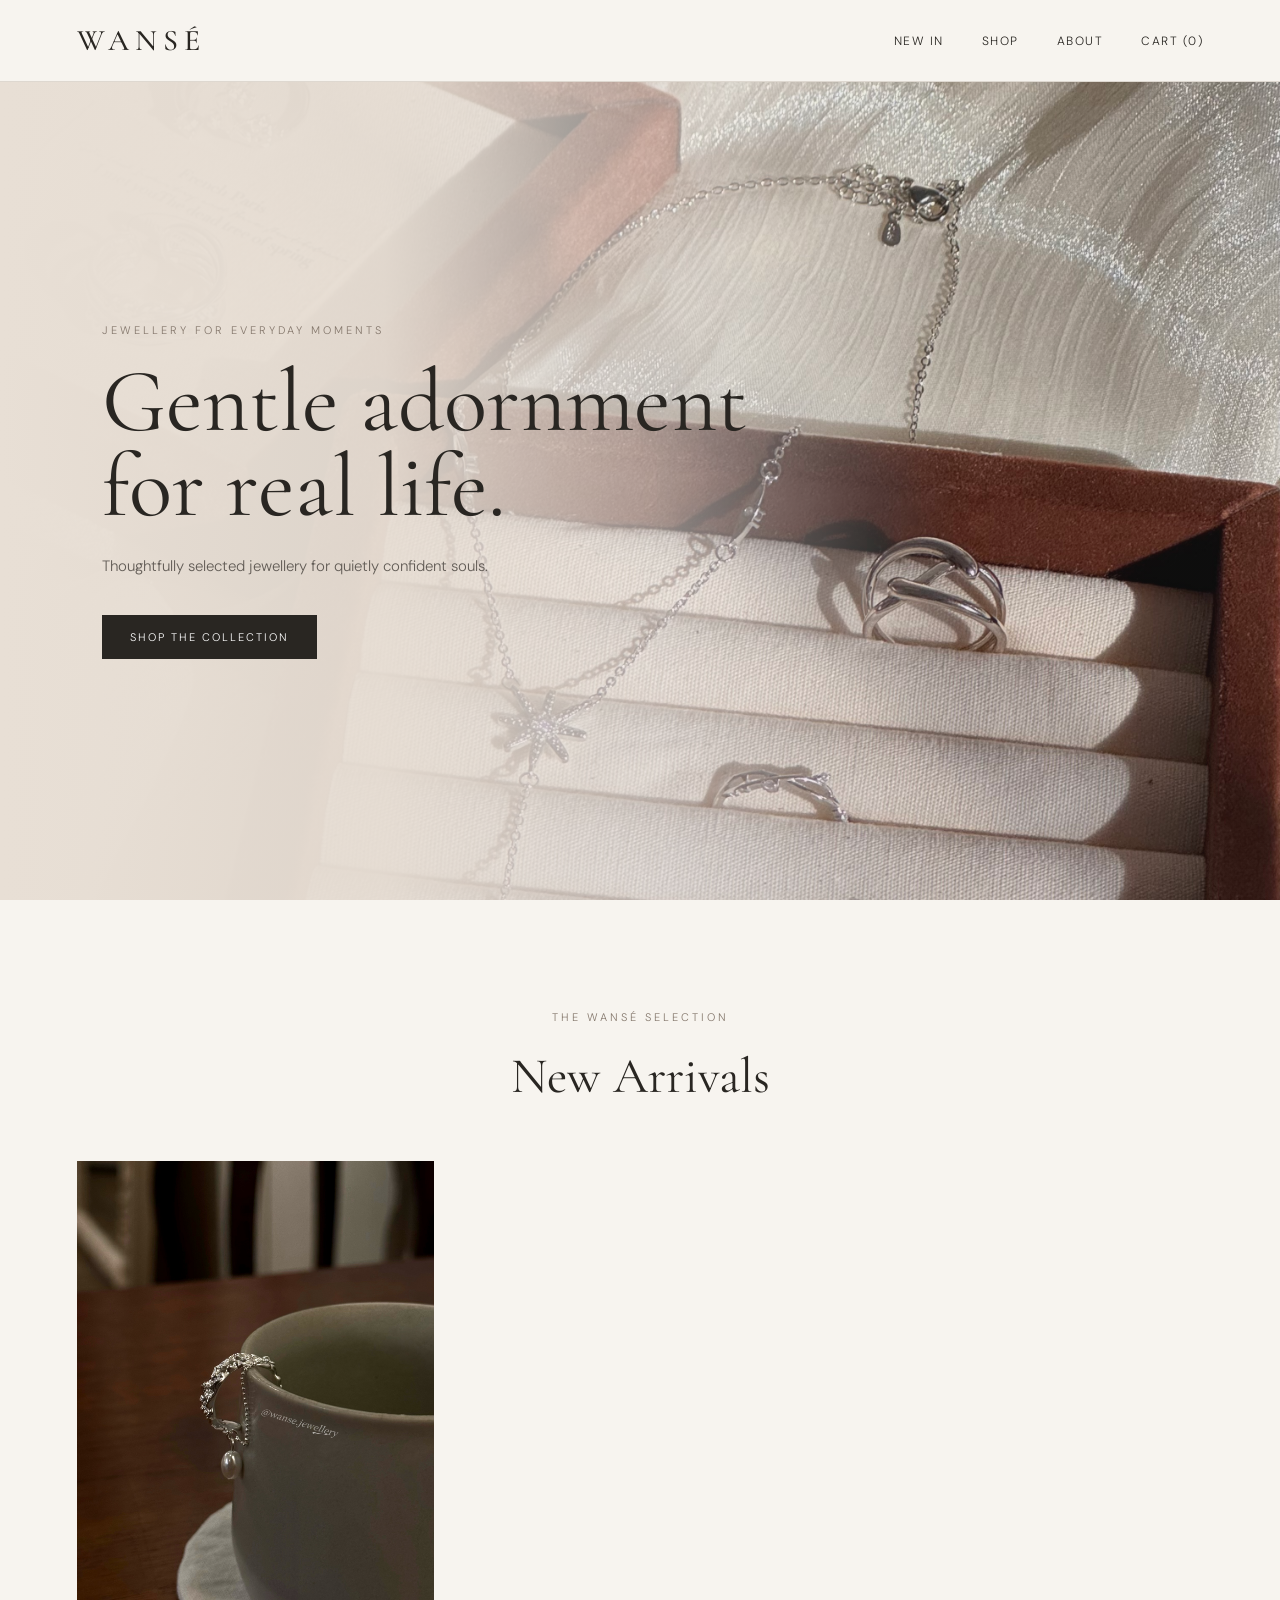
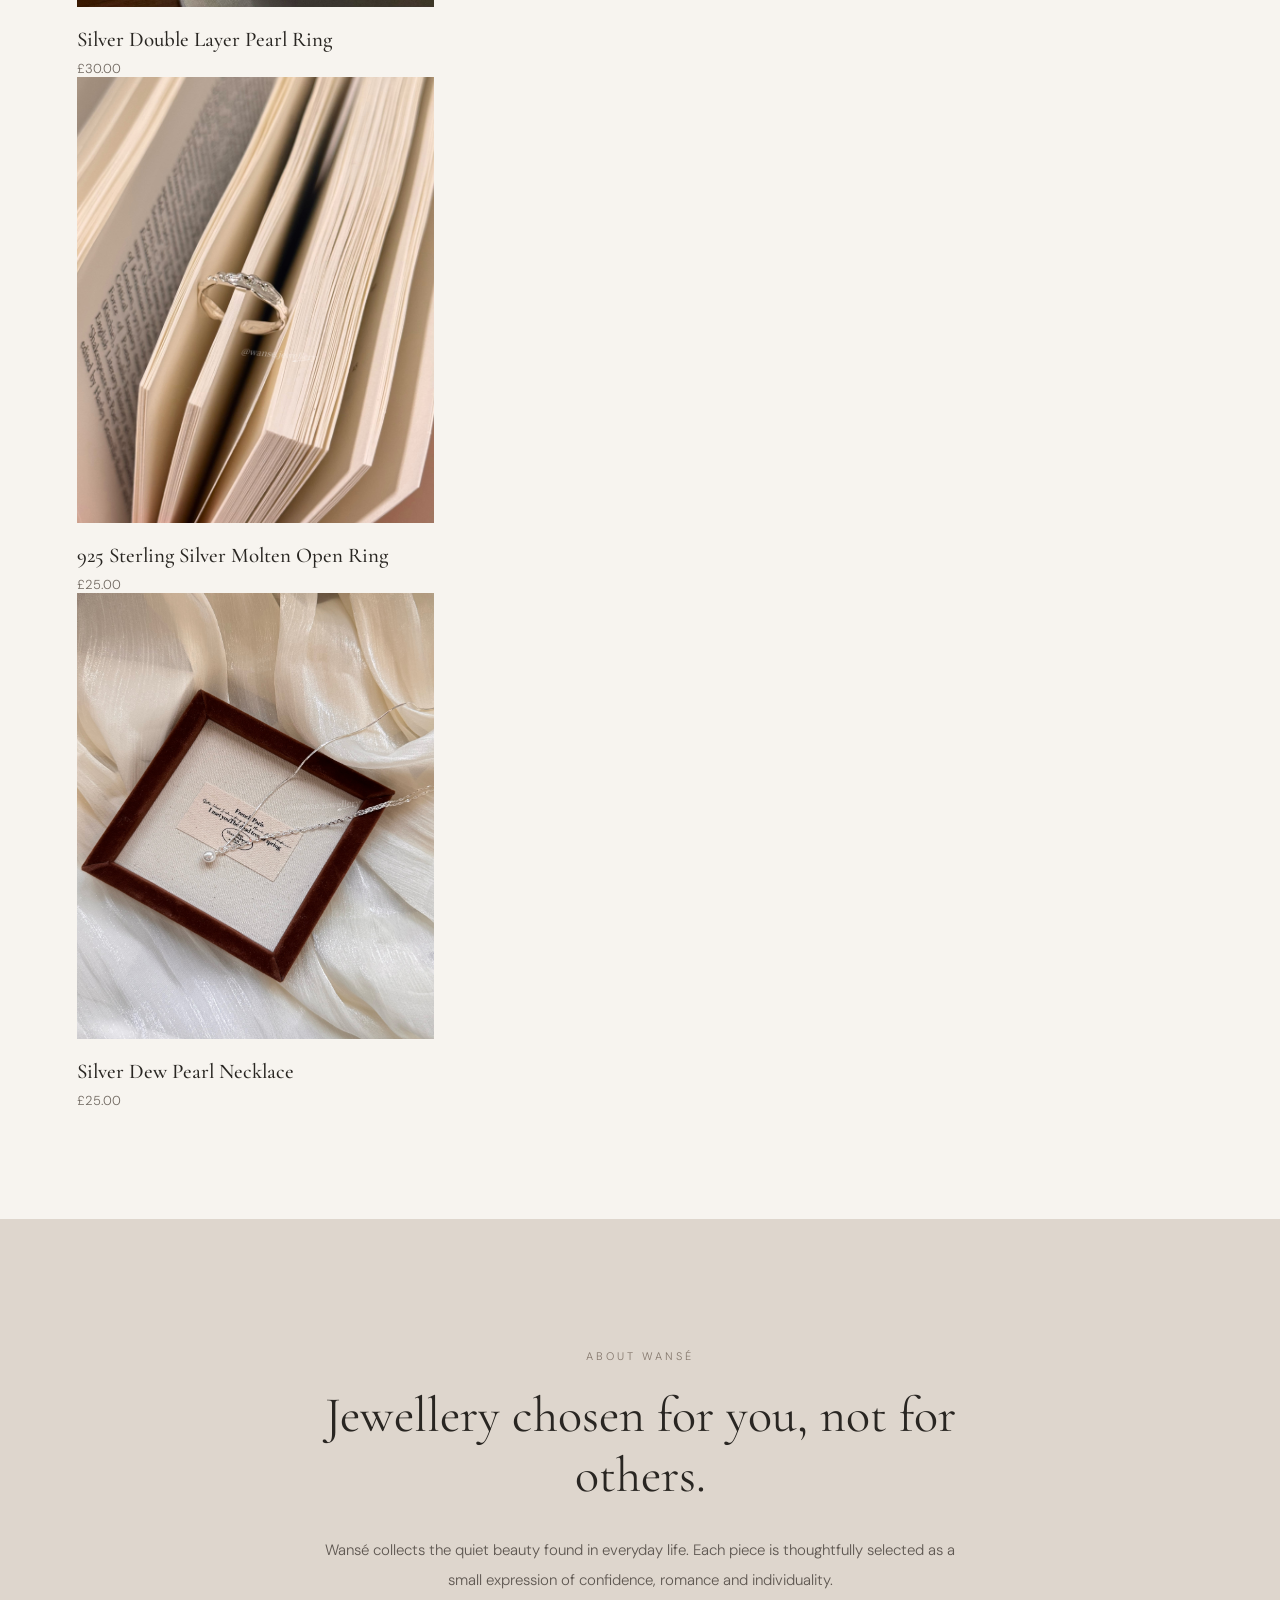
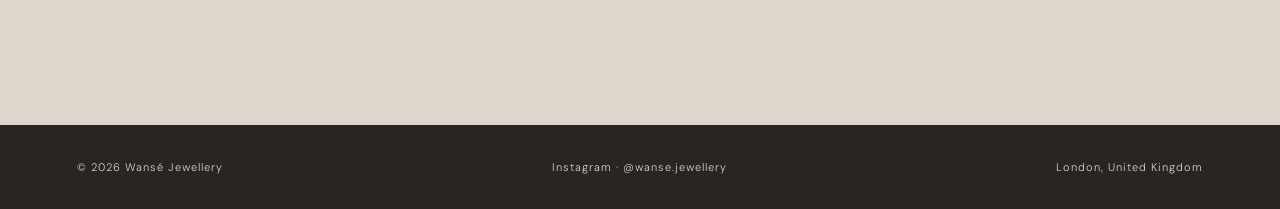
<file: index.html>
<!DOCTYPE html>
<html lang="en">
<head>
   <!-- Google Tag Manager -->
<script>(function(w,d,s,l,i){w[l]=w[l]||[];w[l].push({'gtm.start':
new Date().getTime(),event:'gtm.js'});var f=d.getElementsByTagName(s)[0],
j=d.createElement(s),dl=l!='dataLayer'?'&l='+l:'';j.async=true;j.src=
'https://www.googletagmanager.com/gtm.js?id='+i+dl;f.parentNode.insertBefore(j,f);
})(window,document,'script','dataLayer','GTM-MRLNW3SF');</script>
<!-- End Google Tag Manager -->

  <meta charset="UTF-8">
  <meta name="viewport" content="width=device-width, initial-scale=1.0">

  <title>Wansé Jewellery</title>

  <link rel="stylesheet" href="style.css">
  <script src="script.js?v=3" defer></script>


</head>
 

<body>

  <!-- Google Tag Manager (noscript) -->
<noscript><iframe src="https://www.googletagmanager.com/ns.html?id=GTM-MRLNW3SF"
height="0" width="0" style="display:none;visibility:hidden"></iframe></noscript>
<!-- End Google Tag Manager (noscript) -->

  <!-- Navigation -->
  <header class="navbar">
    <a href="index.html" class="logo">WANSÉ</a>

    <nav>
      <a href="#shop">New In</a>
      <a href="shop.html">Shop</a>
      <a href="about.html">About</a>
      <a href="cart.html">Cart (<span class="cart-count">0</span>)</a>
    </nav>
  </header>

  <!-- Main image and slogan -->
  <main>
    <section class="hero">
      <div class="hero-content">
        <p class="small-title">Jewellery for everyday moments</p>

        <h1>Gentle adornment<br>for real life.</h1>

        <p>
          Thoughtfully selected jewellery for quietly confident souls.
        </p>

        <a href="#shop" class="button">Shop the Collection</a>
      </div>
    </section>

    <!-- Featured products -->
    <section class="featured" id="shop">
      <p class="section-label">The Wansé Selection</p>
      <h2>New Arrivals</h2>

      <div class="product-grid">

     <article class="product-card">
  <a href="product-01.html" class="product-link">
    <img
      class="product-image"
      src="images/product-01.jpg"
      alt="Silver Double Layer Pearl Ring"
    >

    <h3>Silver Double Layer Pearl Ring</h3>
    <p>£30.00</p>
  </a>
<article class="product-card">
  <a href="product-02.html" class="product-link">
    <img
      class="product-image"
      src="images/product-02.jpg"
      alt="925 Sterling Silver Molten Open Ring"
    >

    <h3>925 Sterling Silver Molten Open Ring</h3>
    <p>£25.00</p>
  </a>
</article>

        <article class="product-card">
  <a href="product-03.html" class="product-link">
    <img
      class="product-image"
      src="images/product-03.jpg"
      alt="Silver Dew Pearl Necklace"
    >

    <h3>Silver Dew Pearl Necklace</h3>
    <p>£25.00</p>
  </a>
</article>

    </section>

    <!-- Brand story -->
    <section class="brand-story" id="about">
      <p class="section-label">About Wansé</p>

      <h2>Jewellery chosen for you, not for others.</h2>

      <p>
        Wansé collects the quiet beauty found in everyday life.
        Each piece is thoughtfully selected as a small expression
        of confidence, romance and individuality.
      </p>
    </section>
  </main>

  <footer>
  <p>© 2026 Wansé Jewellery</p>

  <a
    href="https://www.instagram.com/wanse.jewellery/"
    target="_blank"
    rel="noopener noreferrer"
  >
    Instagram · @wanse.jewellery
  </a>

  <p>London, United Kingdom</p>
</footer>

</body>
</html>
</html>
</file>
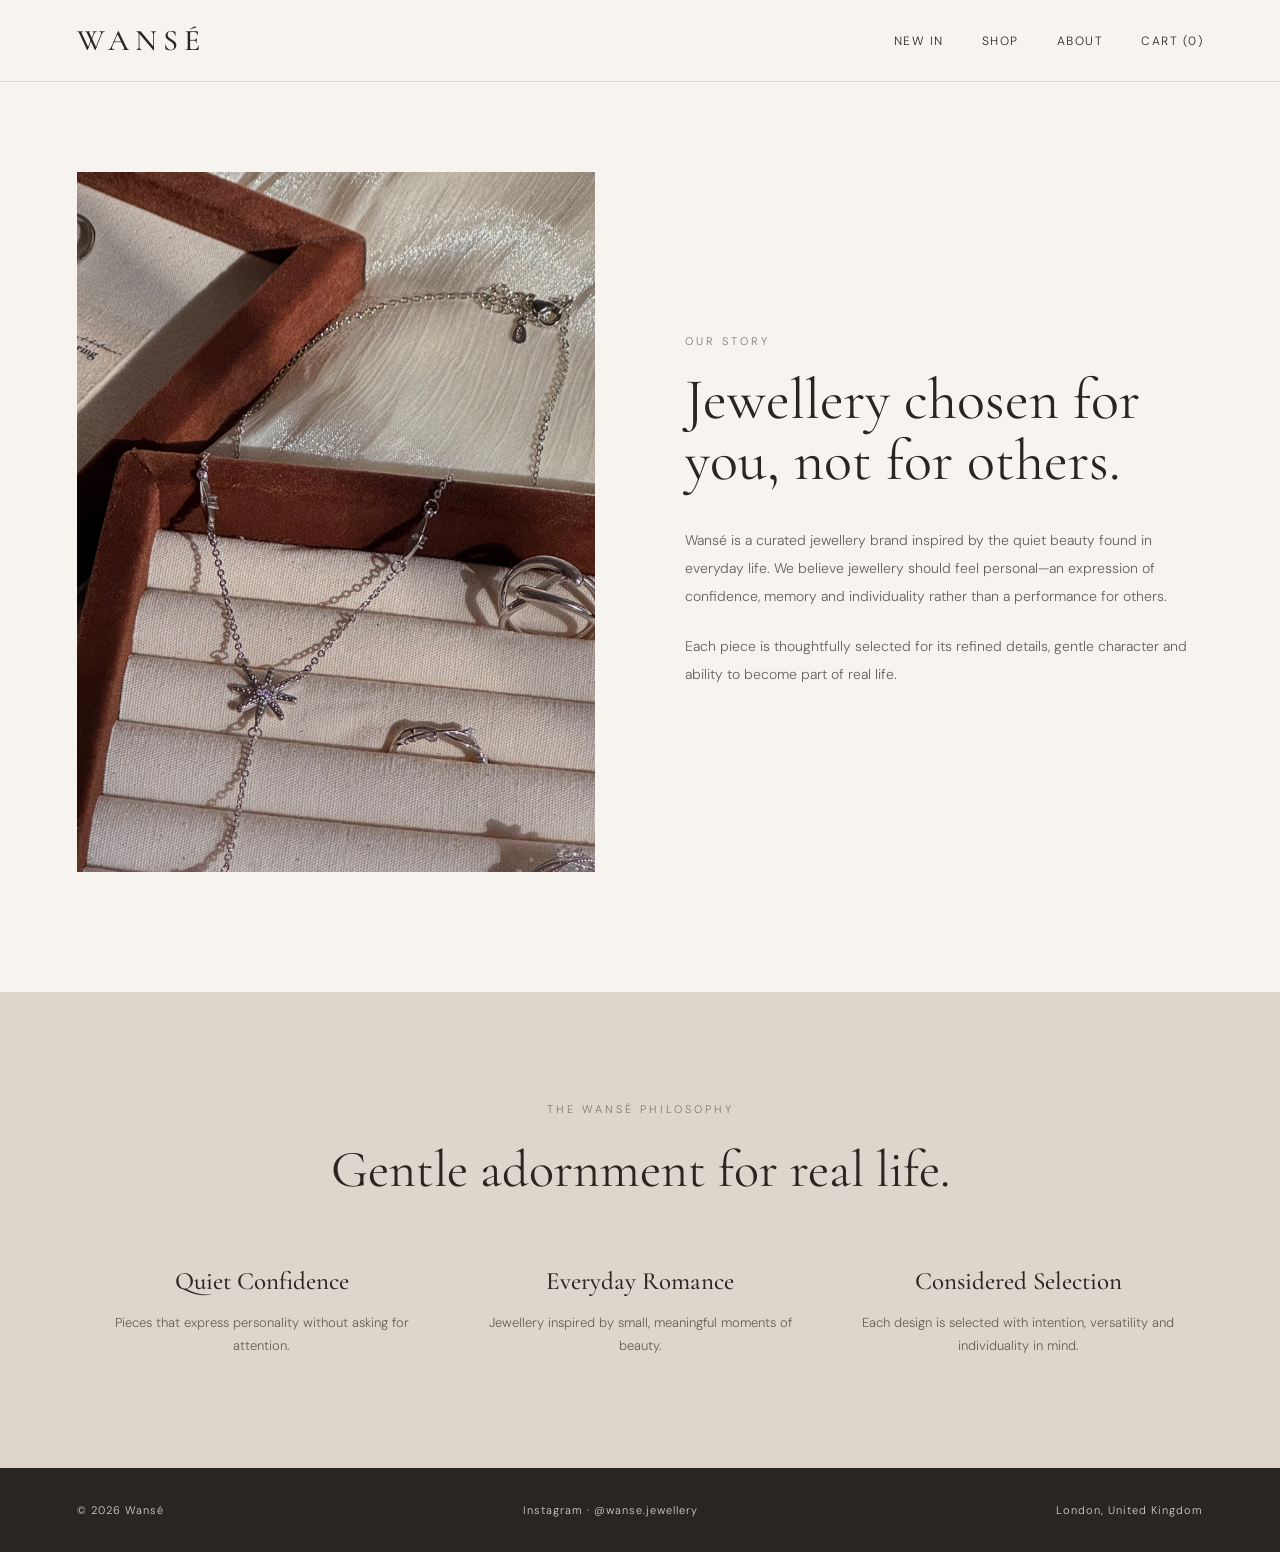
<file: about.html>
<!DOCTYPE html>
<html lang="en">
<head>

  <!-- Google Tag Manager -->
<script>(function(w,d,s,l,i){w[l]=w[l]||[];w[l].push({'gtm.start':
new Date().getTime(),event:'gtm.js'});var f=d.getElementsByTagName(s)[0],
j=d.createElement(s),dl=l!='dataLayer'?'&l='+l:'';j.async=true;j.src=
'https://www.googletagmanager.com/gtm.js?id='+i+dl;f.parentNode.insertBefore(j,f);
})(window,document,'script','dataLayer','GTM-MRLNW3SF');</script>
<!-- End Google Tag Manager -->

  <meta charset="UTF-8">
  <meta name="viewport" content="width=device-width, initial-scale=1.0">

  <title>About Wansé</title>

  <link rel="stylesheet" href="style.css">
  <script src="script.js?v=3" defer></script>
  
</head>


<body>
  <!-- Google Tag Manager (noscript) -->
<noscript><iframe src="https://www.googletagmanager.com/ns.html?id=GTM-MRLNW3SF"
height="0" width="0" style="display:none;visibility:hidden"></iframe></noscript>
<!-- End Google Tag Manager (noscript) -->
 
  <header class="navbar">
    <a href="index.html" class="logo">WANSÉ</a>

    <nav>
      <a href="index.html#shop">New In</a>
      <a href="shop.html">Shop</a>
      <a href="about.html">About</a>
      <a href="cart.html">
        Cart (<span class="cart-count">0</span>)
      </a>
    </nav>
  </header>

  <main class="about-page">
    <section class="about-introduction">
      <div class="about-image">
        <img
          src="images/hero.jpg"
          alt="Wansé jewellery collection"
        >
      </div>

      <div class="about-content">
        <p class="section-label">Our Story</p>

        <h1>Jewellery chosen for you, not for others.</h1>

        <p>
          Wansé is a curated jewellery brand inspired by the quiet
          beauty found in everyday life. We believe jewellery should
          feel personal—an expression of confidence, memory and
          individuality rather than a performance for others.
        </p>

        <p>
          Each piece is thoughtfully selected for its refined details,
          gentle character and ability to become part of real life.
        </p>
      </div>
    </section>

    <section class="brand-philosophy">
      <p class="section-label">The Wansé Philosophy</p>

      <h2>Gentle adornment for real life.</h2>

      <div class="brand-values">
        <article>
          <h3>Quiet Confidence</h3>
          <p>
            Pieces that express personality without asking for
            attention.
          </p>
        </article>

        <article>
          <h3>Everyday Romance</h3>
          <p>
            Jewellery inspired by small, meaningful moments of beauty.
          </p>
        </article>

        <article>
          <h3>Considered Selection</h3>
          <p>
            Each design is selected with intention, versatility and
            individuality in mind.
          </p>
        </article>
      </div>
    </section>
  </main>

  <footer>
  <p>© 2026 Wansé</p>

  <a
    class="instagram-link"
    href="https://www.instagram.com/wanse.jewellery/"
    target="_blank"
    rel="noopener noreferrer"
    aria-label="Visit Wansé Jewellery on Instagram"
  >
    Instagram · @wanse.jewellery
  </a>

  <p>London, United Kingdom</p>
</footer>

</body>
</html>
</file>
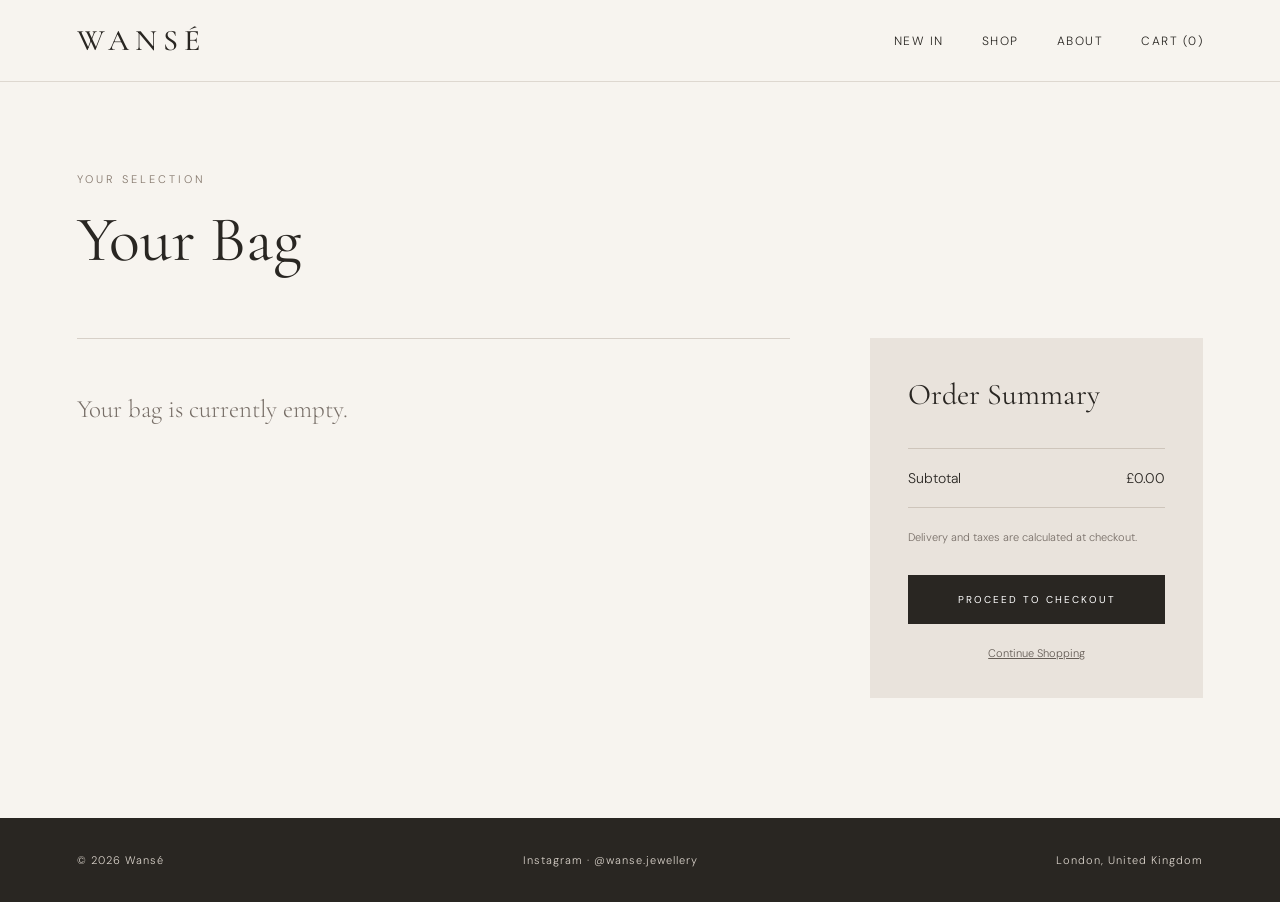
<file: cart.html>
<!DOCTYPE html>
<html lang="en">

<head>
    <!-- Google Tag Manager -->
<script>(function(w,d,s,l,i){w[l]=w[l]||[];w[l].push({'gtm.start':
new Date().getTime(),event:'gtm.js'});var f=d.getElementsByTagName(s)[0],
j=d.createElement(s),dl=l!='dataLayer'?'&l='+l:'';j.async=true;j.src=
'https://www.googletagmanager.com/gtm.js?id='+i+dl;f.parentNode.insertBefore(j,f);
})(window,document,'script','dataLayer','GTM-MRLNW3SF');</script>
<!-- End Google Tag Manager -->

  <meta charset="UTF-8">
  <meta name="viewport" content="width=device-width, initial-scale=1.0">

  <title>Your Bag | Wansé</title>

  <link rel="stylesheet" href="style.css?v=2">

  <style>
  .demo-modal {
    position: fixed;
    inset: 0;
    z-index: 999;
    display: none;
    justify-content: center;
    align-items: center;
    padding: 25px;
    background-color: rgba(30, 27, 24, 0.65);
  }

  .demo-modal.is-open {
    display: flex;
  }

  .demo-modal-content {
    width: 100%;
    max-width: 520px;
    padding: 65px 45px 50px;
    position: relative;
    background-color: #f7f4ef;
    text-align: center;
    box-shadow: 0 25px 70px rgba(0, 0, 0, 0.25);
  }

  .demo-modal-close {
    position: absolute;
    top: 16px;
    right: 20px;
    border: none;
    background: transparent;
    color: #625a54;
    font-size: 28px;
    cursor: pointer;
  }

  .demo-label {
    margin-bottom: 16px;
    color: #8a7d72;
    font-size: 10px;
    letter-spacing: 3px;
    text-transform: uppercase;
  }

  .demo-modal-content h2 {
    margin-bottom: 20px;
    font-family: "Cormorant Garamond", serif;
    font-size: 44px;
    font-weight: 400;
  }

  .demo-modal-content > p:not(.demo-label) {
    margin-bottom: 30px;
    color: #675f58;
    font-size: 13px;
    line-height: 1.8;
  }

  .demo-modal-button {
    padding: 15px 28px;
    border: none;
    background-color: #292622;
    color: white;
    font-family: "DM Sans", sans-serif;
    font-size: 10px;
    letter-spacing: 2px;
    text-transform: uppercase;
    cursor: pointer;
  }
</style>

  <script src="script.js?v=4" defer></script>

</head>

<body>
  <!-- Google Tag Manager (noscript) -->
<noscript><iframe src="https://www.googletagmanager.com/ns.html?id=GTM-MRLNW3SF"
height="0" width="0" style="display:none;visibility:hidden"></iframe></noscript>
<!-- End Google Tag Manager (noscript) -->
 
  <header class="navbar">
    <a href="index.html" class="logo">WANSÉ</a>

    <nav>
      <a href="index.html#shop">New In</a>
      <a href="index.html#shop">Shop</a>
      <a href="about.html">About</a>
      <a href="cart.html">
        Cart (<span class="cart-count">0</span>)
      </a>
    </nav>
  </header>

  <main class="cart-page">
    <div class="cart-heading">
      <p class="section-label">Your selection</p>
      <h1>Your Bag</h1>
    </div>

    <div class="cart-layout">
      <section class="cart-items" id="cart-items">
        <p class="empty-cart-message">
          Your bag is currently empty.
        </p>
      </section>

      <aside class="cart-summary">
        <h2>Order Summary</h2>

        <div class="summary-row">
          <span>Subtotal</span>
          <span id="cart-total">£0.00</span>
        </div>

        <p class="summary-note">
          Delivery and taxes are calculated at checkout.
        </p>

        <button
  class="checkout-button"
  onclick="showDemoCheckout()"
>
  Proceed to Checkout
</button>

        <a href="index.html#shop" class="continue-shopping">
          Continue Shopping
        </a>
      </aside>
    </div>
  </main>

  <div
  class="demo-modal"
  id="demo-modal"
  aria-hidden="true"
>
  <div
    class="demo-modal-content"
    role="dialog"
    aria-modal="true"
    aria-labelledby="demo-title"
  >
    <button
  class="demo-modal-close"
  onclick="hideDemoCheckout()"
  aria-label="Close"
>
  ×
</button>

    <p class="demo-label">Portfolio Prototype</p>

    <h2 id="demo-title">Demo Checkout</h2>

    <p>
      This Wansé website is a self-initiated e-commerce
      prototype created for portfolio purposes. No payment
      or personal information will be collected.
    </p>

    <button
  class="demo-modal-button"
  onclick="hideDemoCheckout()"
>
  Continue Browsing
</button>
  </div>
</div>

  <footer>
  <p>© 2026 Wansé</p>

  <a
    class="instagram-link"
    href="https://www.instagram.com/wanse.jewellery/"
    target="_blank"
    rel="noopener noreferrer"
    aria-label="Visit Wansé Jewellery on Instagram"
  >
    Instagram · @wanse.jewellery
  </a>

  <p>London, United Kingdom</p>
</footer>
  <script>
  function showDemoCheckout() {
    const modal = document.getElementById("demo-modal");

    modal.classList.add("is-open");
    modal.setAttribute("aria-hidden", "false");
    document.body.style.overflow = "hidden";
  }

  function hideDemoCheckout() {
    const modal = document.getElementById("demo-modal");

    modal.classList.remove("is-open");
    modal.setAttribute("aria-hidden", "true");
    document.body.style.overflow = "";
  }
</script>

</body>

</html>
</file>
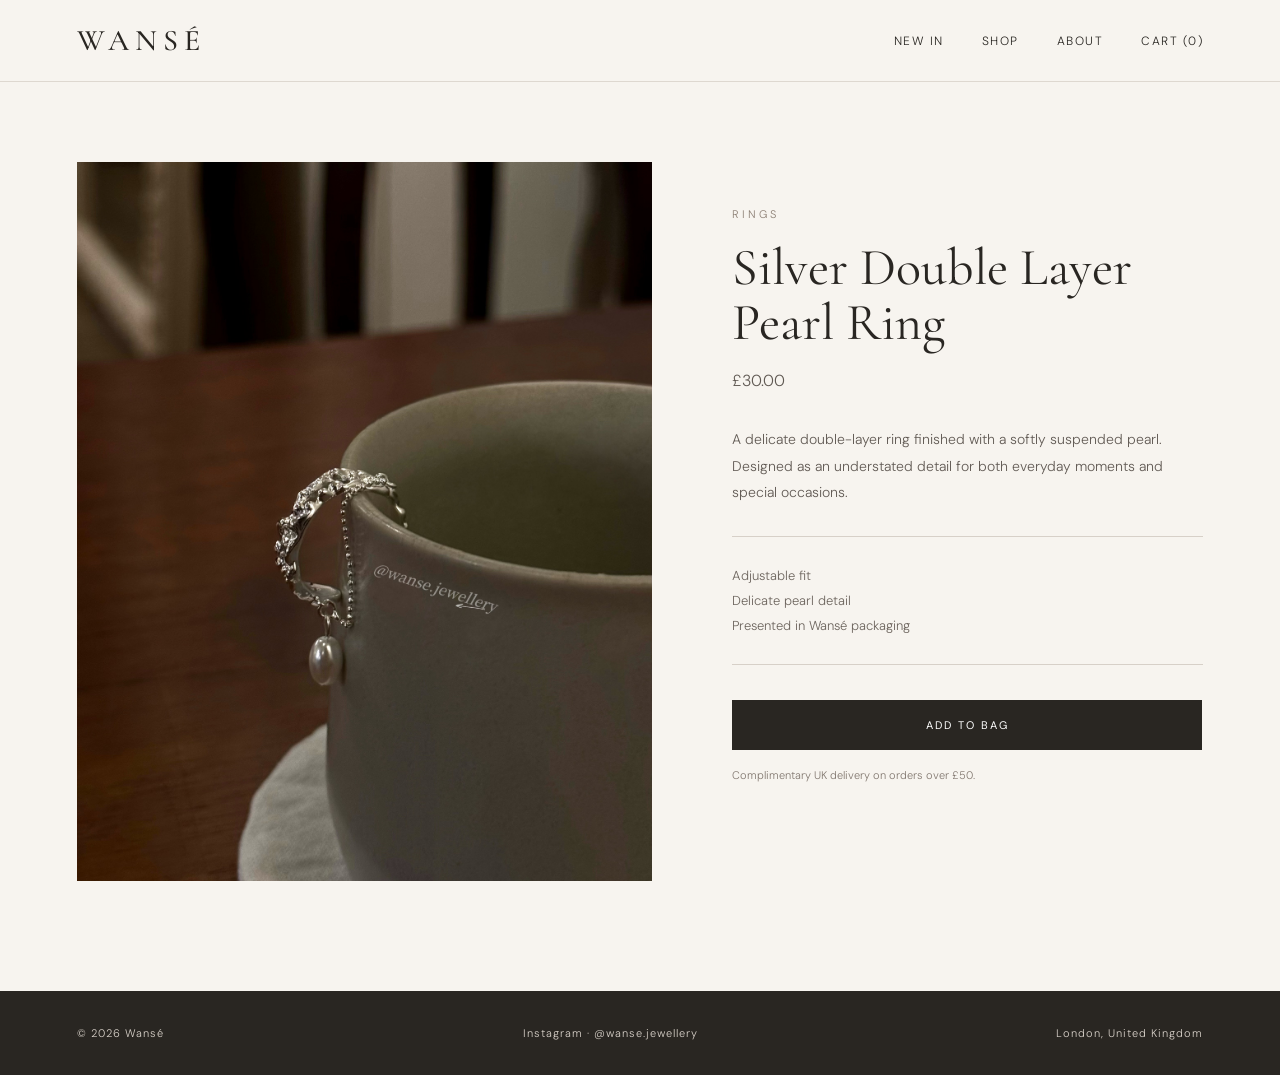
<file: product-01.html>
<!DOCTYPE html>
<html lang="en">
<head>
   <!-- Google Tag Manager -->
<script>(function(w,d,s,l,i){w[l]=w[l]||[];w[l].push({'gtm.start':
new Date().getTime(),event:'gtm.js'});var f=d.getElementsByTagName(s)[0],
j=d.createElement(s),dl=l!='dataLayer'?'&l='+l:'';j.async=true;j.src=
'https://www.googletagmanager.com/gtm.js?id='+i+dl;f.parentNode.insertBefore(j,f);
})(window,document,'script','dataLayer','GTM-MRLNW3SF');</script>
<!-- End Google Tag Manager -->

  <meta charset="UTF-8">
  <meta name="viewport" content="width=device-width, initial-scale=1.0">

  <title>Silver Double Layer Pearl Ring | Wansé</title>

  <link rel="stylesheet" href="style.css">
  <script src="script.js?v=3" defer></script>

</head>

<body>
  <!-- Google Tag Manager (noscript) -->
<noscript><iframe src="https://www.googletagmanager.com/ns.html?id=GTM-MRLNW3SF"
height="0" width="0" style="display:none;visibility:hidden"></iframe></noscript>
<!-- End Google Tag Manager (noscript) -->
  <header class="navbar">
    <a href="index.html" class="logo">WANSÉ</a>

    <nav>
      <a href="index.html#shop">New In</a>
      <a href="shop.html">Shop</a>
      <a href="about.html">About</a>
      <a href="#">Cart (<span class="cart-count">0</span>)</a>
    </nav>
  </header>

  <main class="product-page">
    <div class="product-detail">

      <div class="product-gallery">
        <img
          src="images/product-01.jpg"
          alt="Silver Double Layer Pearl Ring"
        >
      </div>

      <div class="product-information">
        <p class="product-category">Rings</p>

        <h1>Silver Double Layer Pearl Ring</h1>

        <p class="product-price">£30.00</p>

        <p class="product-description">
          A delicate double-layer ring finished with a softly
          suspended pearl. Designed as an understated detail for
          both everyday moments and special occasions.
        </p>

        <div class="product-details">
          <p>Adjustable fit</p>
          <p>Delicate pearl detail</p>
          <p>Presented in Wansé packaging</p>
        </div>

        <button class="add-to-cart">Add to Bag</button>

        <p class="delivery-note">
          Complimentary UK delivery on orders over £50.
        </p>
      </div>

    </div>
  </main>

  <footer>
  <p>© 2026 Wansé</p>

  <a
    class="instagram-link"
    href="https://www.instagram.com/wanse.jewellery/"
    target="_blank"
    rel="noopener noreferrer"
    aria-label="Visit Wansé Jewellery on Instagram"
  >
    Instagram · @wanse.jewellery
  </a>

  <p>London, United Kingdom</p>
</footer>

</body>
</html>
</file>
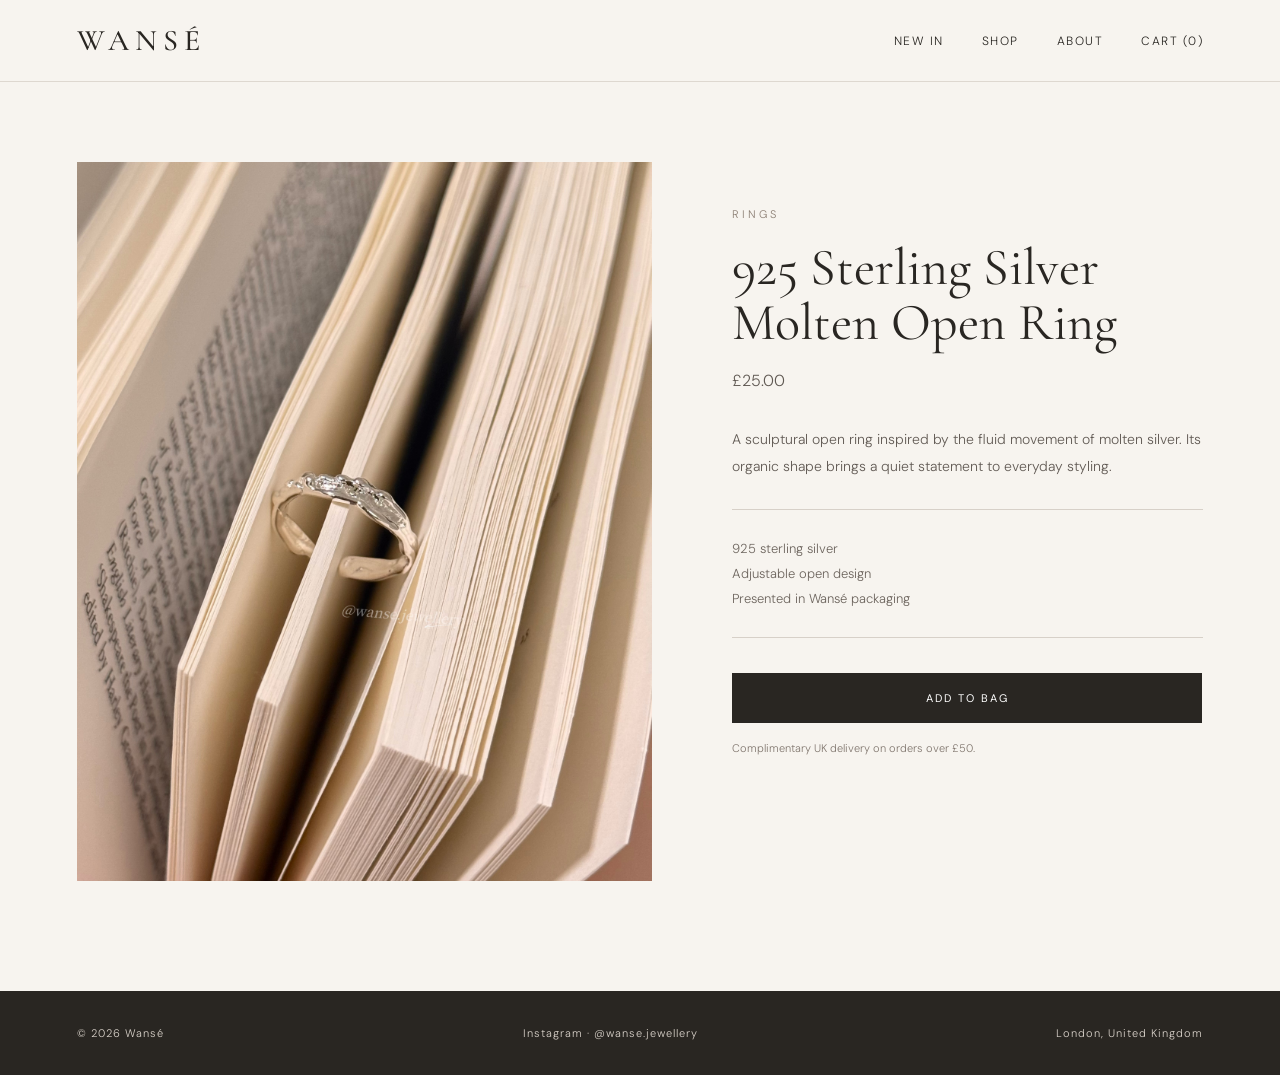
<file: product-02.html>
<!DOCTYPE html>
<html lang="en">
<head>
    <!-- Google Tag Manager -->
<script>(function(w,d,s,l,i){w[l]=w[l]||[];w[l].push({'gtm.start':
new Date().getTime(),event:'gtm.js'});var f=d.getElementsByTagName(s)[0],
j=d.createElement(s),dl=l!='dataLayer'?'&l='+l:'';j.async=true;j.src=
'https://www.googletagmanager.com/gtm.js?id='+i+dl;f.parentNode.insertBefore(j,f);
})(window,document,'script','dataLayer','GTM-MRLNW3SF');</script>
<!-- End Google Tag Manager -->
  <meta charset="UTF-8">
  <meta name="viewport" content="width=device-width, initial-scale=1.0">

  <title>925 Sterling Silver Molten Open Ring | Wansé</title>

  <link rel="stylesheet" href="style.css">
  <script src="script.js?v=3" defer></script>

</head>


<body>
  <!-- Google Tag Manager (noscript) -->
<noscript><iframe src="https://www.googletagmanager.com/ns.html?id=GTM-MRLNW3SF"
height="0" width="0" style="display:none;visibility:hidden"></iframe></noscript>
<!-- End Google Tag Manager (noscript) -->
  <header class="navbar">
    <a href="index.html" class="logo">WANSÉ</a>

    <nav>
      <a href="index.html#shop">New In</a>
      <a href="shop.html">Shop</a>
      <a href="about.html">About</a>
      <a href="#">Cart (<span class="cart-count">0</span>)</a>
    </nav>
  </header>

  <main class="product-page">
    <div class="product-detail">

      <div class="product-gallery">
       <img
  src="images/product-02.jpg"
  alt="925 Sterling Silver Molten Open Ring"
>
      </div>

      <div class="product-information">
        <p class="product-category">Rings</p>

      <h1>925 Sterling Silver Molten Open Ring</h1>

        <p class="product-price">£25.00</p>

        <p class="product-description">
  A sculptural open ring inspired by the fluid movement of
  molten silver. Its organic shape brings a quiet statement
  to everyday styling.
</p>

        <div class="product-details">
  <p>925 sterling silver</p>
  <p>Adjustable open design</p>
  <p>Presented in Wansé packaging</p>
</div>

        <button class="add-to-cart">Add to Bag</button>

        <p class="delivery-note">
          Complimentary UK delivery on orders over £50.
        </p>
      </div>

    </div>
  </main>

  <footer>
  <p>© 2026 Wansé</p>

  <a
    class="instagram-link"
    href="https://www.instagram.com/wanse.jewellery/"
    target="_blank"
    rel="noopener noreferrer"
    aria-label="Visit Wansé Jewellery on Instagram"
  >
    Instagram · @wanse.jewellery
  </a>

  <p>London, United Kingdom</p>
</footer>
</body>

</html>
</file>
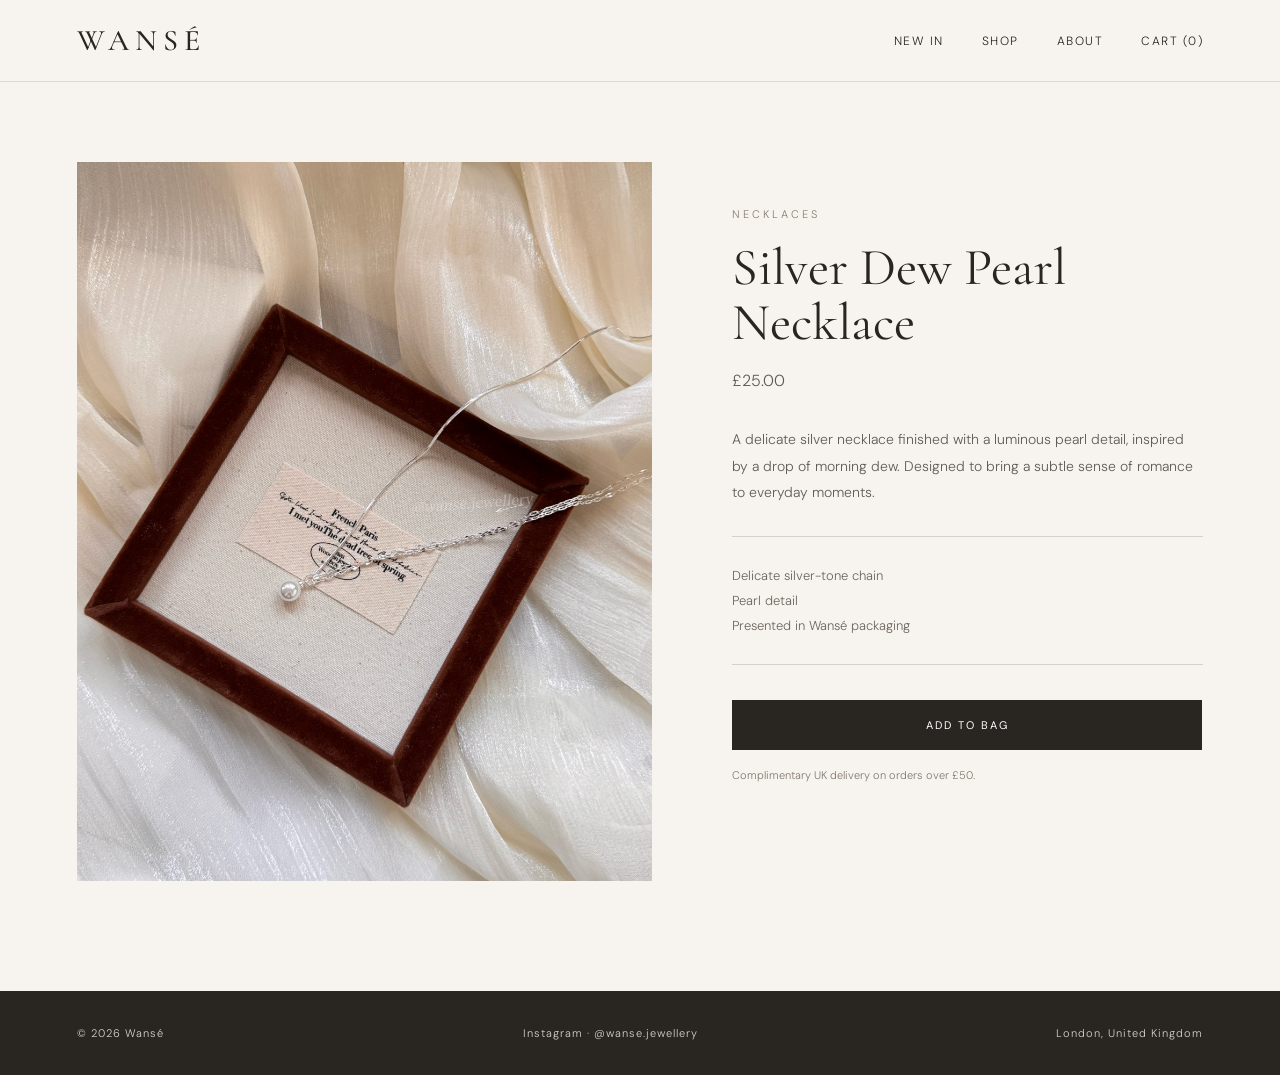
<file: product-03.html>
<!DOCTYPE html>
<html lang="en">
<head>
    <!-- Google Tag Manager -->
<script>(function(w,d,s,l,i){w[l]=w[l]||[];w[l].push({'gtm.start':
new Date().getTime(),event:'gtm.js'});var f=d.getElementsByTagName(s)[0],
j=d.createElement(s),dl=l!='dataLayer'?'&l='+l:'';j.async=true;j.src=
'https://www.googletagmanager.com/gtm.js?id='+i+dl;f.parentNode.insertBefore(j,f);
})(window,document,'script','dataLayer','GTM-MRLNW3SF');</script>
<!-- End Google Tag Manager -->
  <meta charset="UTF-8">
  <meta name="viewport" content="width=device-width, initial-scale=1.0">

<title>Silver Dew Pearl Necklace | Wansé</title>

  <link rel="stylesheet" href="style.css">
  <script src="script.js?v=3" defer></script>

</head>

<body>
  <!-- Google Tag Manager (noscript) -->
<noscript><iframe src="https://www.googletagmanager.com/ns.html?id=GTM-MRLNW3SF"
height="0" width="0" style="display:none;visibility:hidden"></iframe></noscript>
<!-- End Google Tag Manager (noscript) -->
  <header class="navbar">
    <a href="index.html" class="logo">WANSÉ</a>

    <nav>
      <a href="index.html#shop">New In</a>
      <a href="shop.html">Shop</a>
      <a href="about.html">About</a>
      <a href="#">Cart (<span class="cart-count">0</span>)</a>
    </nav>
  </header>

  <main class="product-page">
    <div class="product-detail">

      <div class="product-gallery">
       <img
  src="images/product-03.jpg"
  alt="Silver Dew Pearl Necklace"
>
      </div>

      <div class="product-information">
        <p class="product-category">Necklaces</p>

      <h1>Silver Dew Pearl Necklace</h1>

        <p class="product-price">£25.00</p>

        <p class="product-description">
  A delicate silver necklace finished with a luminous pearl
  detail, inspired by a drop of morning dew. Designed to bring
  a subtle sense of romance to everyday moments.
</p>

       <div class="product-details">
  <p>Delicate silver-tone chain</p>
  <p>Pearl detail</p>
  <p>Presented in Wansé packaging</p>
</div>

        <button class="add-to-cart">Add to Bag</button>

        <p class="delivery-note">
          Complimentary UK delivery on orders over £50.
        </p>
      </div>

    </div>
  </main>

  <footer>
  <p>© 2026 Wansé</p>

  <a
    class="instagram-link"
    href="https://www.instagram.com/wanse.jewellery/"
    target="_blank"
    rel="noopener noreferrer"
    aria-label="Visit Wansé Jewellery on Instagram"
  >
    Instagram · @wanse.jewellery
  </a>

  <p>London, United Kingdom</p>
</footer>
</body>
</html>
</file>
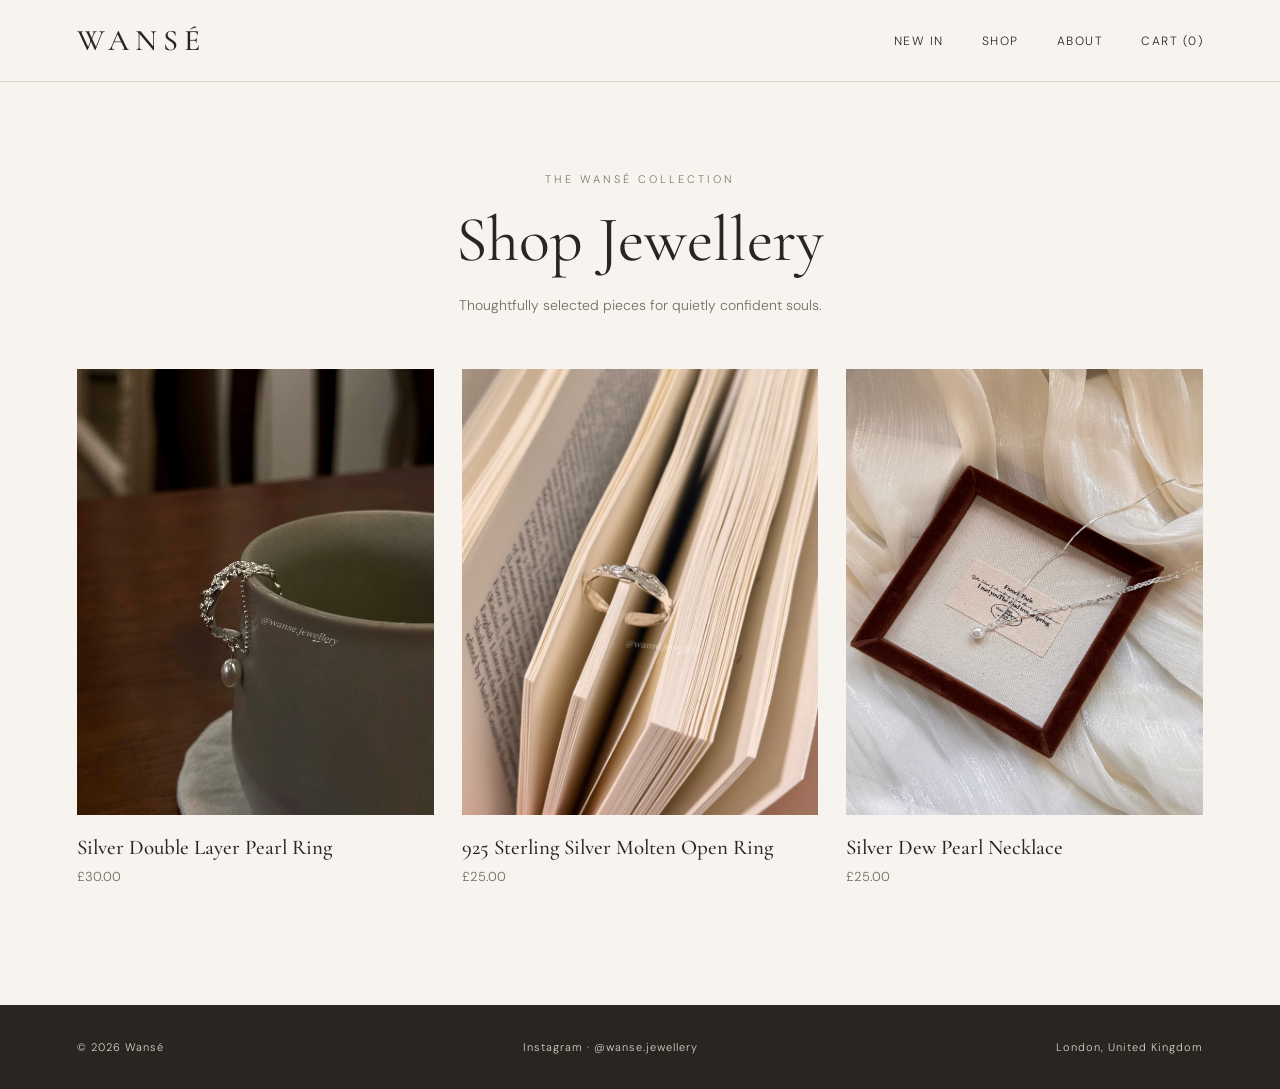
<file: shop.html>
<!DOCTYPE html>
<html lang="en">
<head>
  <meta charset="UTF-8">
  <meta name="viewport" content="width=device-width, initial-scale=1.0">

  <title>Shop Jewellery | Wansé</title>

  <link rel="stylesheet" href="style.css">
  <script src="script.js?v=3" defer></script>

  <!-- Google Tag Manager -->
<script>(function(w,d,s,l,i){w[l]=w[l]||[];w[l].push({'gtm.start':
new Date().getTime(),event:'gtm.js'});var f=d.getElementsByTagName(s)[0],
j=d.createElement(s),dl=l!='dataLayer'?'&l='+l:'';j.async=true;j.src=
'https://www.googletagmanager.com/gtm.js?id='+i+dl;f.parentNode.insertBefore(j,f);
})(window,document,'script','dataLayer','GTM-MRLNW3SF');</script>
<!-- End Google Tag Manager -->

</head>

<body>
  <header class="navbar">
    <a href="index.html" class="logo">WANSÉ</a>

    <nav>
      <a href="index.html#shop">New In</a>
      <a href="shop.html">Shop</a>
      <a href="about.html">About</a>
      <a href="cart.html">
        Cart (<span class="cart-count">0</span>)
      </a>
    </nav>
  </header>

  <main class="shop-page">
    <div class="shop-heading">
      <p class="section-label">The Wansé Collection</p>
      <h1>Shop Jewellery</h1>
      <p>
        Thoughtfully selected pieces for quietly confident souls.
      </p>
    </div>

    <div class="product-grid">

      <article class="product-card">
        <a href="product-01.html" class="product-link">
          <img
            class="product-image"
            src="images/product-01.jpg"
            alt="Silver Double Layer Pearl Ring"
          >

          <h3>Silver Double Layer Pearl Ring</h3>
          <p>£30.00</p>
        </a>
      </article>

      <article class="product-card">
        <a href="product-02.html" class="product-link">
          <img
            class="product-image"
            src="images/product-02.jpg"
            alt="925 Sterling Silver Molten Open Ring"
          >

          <h3>925 Sterling Silver Molten Open Ring</h3>
          <p>£25.00</p>
        </a>
      </article>

      <article class="product-card">
        <a href="product-03.html" class="product-link">
          <img
            class="product-image"
            src="images/product-03.jpg"
            alt="Silver Dew Pearl Necklace"
          >

          <h3>Silver Dew Pearl Necklace</h3>
          <p>£25.00</p>
        </a>
      </article>

    </div>
  </main>

  <footer>
  <p>© 2026 Wansé</p>

  <a
    class="instagram-link"
    href="https://www.instagram.com/wanse.jewellery/"
    target="_blank"
    rel="noopener noreferrer"
    aria-label="Visit Wansé Jewellery on Instagram"
  >
    Instagram · @wanse.jewellery
  </a>

  <p>London, United Kingdom</p>
</footer>
<!-- Google Tag Manager (noscript) -->
<noscript><iframe src="https://www.googletagmanager.com/ns.html?id=GTM-MRLNW3SF"
height="0" width="0" style="display:none;visibility:hidden"></iframe></noscript>
<!-- End Google Tag Manager (noscript) -->
</body>
</html>
</file>
<file: style.css>
@import url("https://fonts.googleapis.com/css2?family=Cormorant+Garamond:wght@400;500;600&family=DM+Sans:wght@300;400;500&display=swap");

/* Basic settings */
* {
  box-sizing: border-box;
  margin: 0;
  padding: 0;
}

html {
  scroll-behavior: smooth;
}

body {
  background-color: #f7f4ef;
  color: #292622;
  font-family: "DM Sans", sans-serif;
  font-weight: 300;
}

a {
  color: inherit;
  text-decoration: none;
}

/* Navigation */
.navbar {
  width: 100%;
  height: 82px;
  padding: 0 6%;
  display: flex;
  justify-content: space-between;
  align-items: center;
  background-color: rgba(247, 244, 239, 0.95);
  border-bottom: 1px solid #ded8d0;
  position: sticky;
  top: 0;
  z-index: 10;
}

.logo {
  font-family: "Cormorant Garamond", serif;
  font-size: 30px;
  font-weight: 500;
  letter-spacing: 6px;
}

nav {
  display: flex;
  gap: 38px;
}

nav a {
  font-size: 12px;
  letter-spacing: 1.5px;
  text-transform: uppercase;
}

nav a:hover {
  color: #988779;
}

/* Main banner */
.hero {
  min-height: calc(100vh - 82px);
  padding: 80px 8%;
  display: flex;
  align-items: center;

  background-image:
    linear-gradient(
      90deg,
      #e8dfd5 0%,
      rgba(232, 223, 213, 0.95) 30%,
      rgba(247, 244, 239, 0.55) 52%,
      rgba(247, 244, 239, 0.05) 75%
    ),
    url("images/hero.jpg");

  background-size: cover;
  background-position: center;
  background-repeat: no-repeat;
}

.hero-content {
  max-width: 650px;
}

.small-title,
.section-label {
  margin-bottom: 22px;
  color: #84776c;
  font-size: 11px;
  letter-spacing: 3px;
  text-transform: uppercase;
}

.hero h1 {
  margin-bottom: 24px;
  font-family: "Cormorant Garamond", serif;
  font-size: clamp(55px, 7vw, 95px);
  font-weight: 400;
  line-height: 0.95;
}

.hero-content > p:not(.small-title) {
  max-width: 460px;
  margin-bottom: 35px;
  color: #625c56;
  font-size: 15px;
  line-height: 1.8;
}

.button {
  display: inline-block;
  padding: 15px 28px;
  background-color: #292622;
  color: #ffffff;
  font-size: 11px;
  letter-spacing: 2px;
  text-transform: uppercase;
  transition: 0.3s;
}

.button:hover {
  background-color: #8e7c6e;
}

/* Products */
.featured {
  padding: 110px 6%;
  text-align: center;
  scroll-margin-top: 82px;
}

.featured h2,
.brand-story h2 {
  font-family: "Cormorant Garamond", serif;
  font-size: 50px;
  font-weight: 400;
}

.product-grid {
  max-width: 1300px;
  margin: 55px auto 0;
  display: grid;
  grid-template-columns: repeat(3, 1fr);
  gap: 28px;
  text-align: left;
}

.product-image {
  width: 100%;
  aspect-ratio: 4 / 5;
  margin-bottom: 20px;
  display: block;
  justify-content: cover;
  align-items: center;
  background-color: #e8e1d9;
 transition: transform 0.4s ease;
}

.product-card {
  overflow: hidden;
}

.product-card:hover .product-image {
  transform: scale(1.02);
}

.product-card h3 {
  margin-bottom: 8px;
  font-family: "Cormorant Garamond", serif;
  font-size: 21px;
  font-weight: 500;
}

.product-card p {
  color: #706860;
  font-size: 13px;
}

/* Brand story */
.brand-story {
  padding: 130px 20%;
  background-color: #ded6cd;
  text-align: center;
}

.brand-story h2 {
  max-width: 750px;
  margin: 0 auto 30px;
}

.brand-story > p:last-child {
  max-width: 650px;
  margin: 0 auto;
  color: #5e5751;
  font-size: 15px;
  line-height: 2;
}

/* Footer */
footer {
  padding: 35px 6%;
  display: flex;
  justify-content: space-between;
  background-color: #292622;
  color: #d9d2ca;
  font-size: 11px;
  letter-spacing: 1px;
}

/* Mobile layout */
@media (max-width: 750px) {
  .navbar {
    height: auto;
    padding: 22px 6%;
    flex-direction: column;
    gap: 18px;
  }

  nav {
    gap: 18px;
  }

  nav a {
    font-size: 9px;
  }

  .hero {
    min-height: 75vh;
  }

  .product-grid {
    grid-template-columns: 1fr;
    gap: 45px;
  }

  .brand-story {
    padding: 90px 8%;
  }

  footer {
    flex-direction: column;
    gap: 10px;
    text-align: center;
  }
}

/* Product detail page */
.product-page {
  padding: 80px 6% 110px;
}

.product-detail {
  width: 100%;
  max-width: 1250px;
  margin: 0 auto;
  display: grid;
  grid-template-columns: 1.1fr 0.9fr;
  gap: 80px;
  align-items: start;
}

.product-gallery {
  width: 100%;
  background-color: #e8e1d9;
  overflow: hidden;
}

.product-gallery img {
  width: 100%;
  max-height: 720px;
  aspect-ratio: 4 / 5;
  display: block;
  object-fit: cover;
  object-position: center;
}

.product-information {
  padding-top: 45px;
}

.product-category {
  margin-bottom: 20px;
  color: #897c71;
  font-size: 11px;
  letter-spacing: 3px;
  text-transform: uppercase;
}

.product-information h1 {
  margin-bottom: 20px;
  font-family: "Cormorant Garamond", serif;
  font-size: 52px;
  font-weight: 400;
  line-height: 1.05;
}

.product-price {
  margin-bottom: 35px;
  color: #5f5852;
  font-size: 16px;
}

.product-description {
  max-width: 470px;
  margin-bottom: 30px;
  color: #625b55;
  font-size: 14px;
  line-height: 1.9;
}

.product-details {
  margin-bottom: 35px;
  padding: 22px 0;
  border-top: 1px solid #d7d0c8;
  border-bottom: 1px solid #d7d0c8;
}

.product-details p {
  margin: 8px 0;
  color: #6d655e;
  font-size: 13px;
}

.add-to-cart {
  width: 100%;
  max-width: 470px;
  padding: 17px 25px;
  border: 1px solid #292622;
  background-color: #292622;
  color: white;
  font-family: "DM Sans", sans-serif;
  font-size: 11px;
  letter-spacing: 2px;
  text-transform: uppercase;
  cursor: pointer;
  transition: 0.3s;
}

.add-to-cart:hover {
  background-color: #8e7c6e;
  border-color: #8e7c6e;
}

.delivery-note {
  margin-top: 18px;
  color: #81776f;
  font-size: 11px;
}

/* Product page on mobile */
@media (max-width: 750px) {
  .product-page {
    padding: 30px 6% 80px;
  }

  .product-detail {
    grid-template-columns: 1fr;
    gap: 30px;
  }

  .product-gallery img {
    max-height: none;
  }

  .product-information {
    padding-top: 10px;
  }

  .product-information h1 {
    font-size: 40px;
  }
}

/* Cart page */
.cart-page {
  min-height: 75vh;
  padding: 90px 6% 120px;
}

.cart-heading {
  max-width: 1250px;
  margin: 0 auto 60px;
}

.cart-heading .section-label {
  margin-bottom: 15px;
}

.cart-heading h1 {
  font-family: "Cormorant Garamond", serif;
  font-size: 64px;
  font-weight: 400;
}

.cart-layout {
  max-width: 1250px;
  margin: 0 auto;
  display: grid;
  grid-template-columns: 1.5fr 0.7fr;
  gap: 80px;
  align-items: start;
}

/* Products in cart */
.cart-items {
  border-top: 1px solid #d7d0c8;
}

.cart-item {
  padding: 30px 0;
  display: grid;
  grid-template-columns: 180px 1fr;
  gap: 30px;
  border-bottom: 1px solid #d7d0c8;
}

.cart-item-image {
  width: 180px;
  height: 220px;
  display: block;
  object-fit: cover;
}

.cart-item-information {
  padding: 12px 0;
}

.cart-item-label {
  margin-bottom: 13px;
  color: #8a7d72;
  font-size: 10px;
  letter-spacing: 2px;
  text-transform: uppercase;
}

.cart-item-information h2 {
  margin-bottom: 12px;
  font-family: "Cormorant Garamond", serif;
  font-size: 28px;
  font-weight: 400;
}

.cart-item-price {
  margin-bottom: 35px;
  color: #655e58;
  font-size: 14px;
}

.cart-item-actions {
  display: flex;
  justify-content: space-between;
  align-items: center;
}

.quantity-controls {
  display: flex;
  align-items: center;
  border: 1px solid #cfc7be;
}

.quantity-controls button {
  width: 38px;
  height: 38px;
  border: none;
  background: transparent;
  color: #292622;
  font-size: 18px;
  cursor: pointer;
}

.quantity-controls span {
  min-width: 38px;
  text-align: center;
  font-size: 13px;
}

.remove-item {
  padding: 5px 0;
  border: none;
  border-bottom: 1px solid #8b8178;
  background: transparent;
  color: #776d65;
  font-family: "DM Sans", sans-serif;
  font-size: 11px;
  cursor: pointer;
}

/* Order summary */
.cart-summary {
  padding: 38px;
  background-color: #e9e3dc;
  position: sticky;
  top: 110px;
}

.cart-summary h2 {
  margin-bottom: 35px;
  font-family: "Cormorant Garamond", serif;
  font-size: 30px;
  font-weight: 400;
}

.summary-row {
  padding: 20px 0;
  display: flex;
  justify-content: space-between;
  border-top: 1px solid #cec5bb;
  border-bottom: 1px solid #cec5bb;
  font-size: 14px;
}

.summary-note {
  margin: 20px 0 28px;
  color: #776e67;
  font-size: 11px;
  line-height: 1.7;
}

.checkout-button {
  width: 100%;
  padding: 17px 20px;
  border: 1px solid #292622;
  background-color: #292622;
  color: white;
  font-family: "DM Sans", sans-serif;
  font-size: 10px;
  letter-spacing: 2px;
  text-transform: uppercase;
  cursor: pointer;
  transition: 0.3s;
}

.checkout-button:hover {
  background-color: #8e7c6e;
  border-color: #8e7c6e;
}

.continue-shopping {
  margin-top: 22px;
  display: block;
  color: #655d56;
  font-size: 11px;
  text-align: center;
  text-decoration: underline;
}

.empty-cart-message {
  padding: 55px 0;
  color: #776e67;
  font-family: "Cormorant Garamond", serif;
  font-size: 25px;
}

/* Cart page on mobile */
@media (max-width: 750px) {
  .cart-page {
    padding: 60px 6% 80px;
  }

  .cart-heading {
    margin-bottom: 35px;
  }

  .cart-heading h1 {
    font-size: 48px;
  }

  .cart-layout {
    grid-template-columns: 1fr;
    gap: 45px;
  }

  .cart-item {
    grid-template-columns: 110px 1fr;
    gap: 18px;
  }

  .cart-item-image {
    width: 110px;
    height: 145px;
  }

  .cart-item-information h2 {
    font-size: 21px;
  }

  .cart-item-actions {
    align-items: flex-end;
    gap: 15px;
  }

  .cart-summary {
    position: static;
    padding: 30px;
  }
}

/* Shop page */
.shop-page {
  min-height: 75vh;
  padding: 90px 6% 120px;
}

.shop-heading {
  max-width: 700px;
  margin: 0 auto;
  text-align: center;
}

.shop-heading .section-label {
  margin-bottom: 15px;
}

.shop-heading h1 {
  margin-bottom: 18px;
  font-family: "Cormorant Garamond", serif;
  font-size: 64px;
  font-weight: 400;
}

.shop-heading > p:last-child {
  color: #756c65;
  font-size: 14px;
}

/* About page */
.about-introduction {
  max-width: 1350px;
  margin: 0 auto;
  padding: 90px 6% 120px;
  display: grid;
  grid-template-columns: 1fr 1fr;
  gap: 90px;
  align-items: center;
}

.about-image img {
  width: 100%;
  height: 700px;
  display: block;
  object-fit: cover;
  object-position: center;
}

.about-content h1 {
  margin-bottom: 35px;
  font-family: "Cormorant Garamond", serif;
  font-size: 58px;
  font-weight: 400;
  line-height: 1.05;
}

.about-content > p:not(.section-label) {
  margin-bottom: 22px;
  color: #675f58;
  font-size: 14px;
  line-height: 2;
}

.brand-philosophy {
  padding: 110px 8%;
  background-color: #ded6cd;
  text-align: center;
}

.brand-philosophy h2 {
  margin-bottom: 65px;
  font-family: "Cormorant Garamond", serif;
  font-size: 52px;
  font-weight: 400;
}

.brand-values {
  max-width: 1100px;
  margin: 0 auto;
  display: grid;
  grid-template-columns: repeat(3, 1fr);
  gap: 60px;
}

.brand-values h3 {
  margin-bottom: 15px;
  font-family: "Cormorant Garamond", serif;
  font-size: 25px;
  font-weight: 500;
}

.brand-values p {
  color: #675f58;
  font-size: 13px;
  line-height: 1.8;
}

@media (max-width: 750px) {
  .about-introduction {
    padding: 35px 6% 80px;
    grid-template-columns: 1fr;
    gap: 45px;
  }

  .about-image img {
    height: 480px;
  }

  .about-content h1 {
    font-size: 43px;
  }

  .brand-values {
    grid-template-columns: 1fr;
    gap: 45px;
  }
}

/* Demo checkout modal */
.demo-modal {
  padding: 25px;
  position: fixed;
  inset: 0;
  display: none;
  justify-content: center;
  align-items: center;
  background-color: rgba(30, 27, 24, 0.65);
  z-index: 100;
}

.demo-modal.is-open {
  display: flex;
}

.demo-modal-content {
  width: 100%;
  max-width: 520px;
  padding: 65px 55px 55px;
  position: relative;
  background-color: #f7f4ef;
  text-align: center;
  box-shadow: 0 25px 70px rgba(0, 0, 0, 0.2);
}

.demo-modal-close {
  position: absolute;
  top: 18px;
  right: 22px;
  border: none;
  background: transparent;
  color: #625a54;
  font-size: 28px;
  cursor: pointer;
}

.demo-label {
  margin-bottom: 18px;
  color: #8a7d72;
  font-size: 10px;
  letter-spacing: 3px;
  text-transform: uppercase;
}

.demo-modal-content h2 {
  margin-bottom: 22px;
  font-family: "Cormorant Garamond", serif;
  font-size: 44px;
  font-weight: 400;
}

.demo-modal-content > p:not(.demo-label) {
  margin-bottom: 32px;
  color: #675f58;
  font-size: 13px;
  line-height: 1.9;
}

.demo-modal-button {
  padding: 15px 28px;
  border: 1px solid #292622;
  background-color: #292622;
  color: white;
  font-family: "DM Sans", sans-serif;
  font-size: 10px;
  letter-spacing: 2px;
  text-transform: uppercase;
  cursor: pointer;
}
.instagram-link {
  color: #d9d2ca;
  transition: color 0.3s ease;
}

.instagram-link:hover {
  color: #ffffff;
  text-decoration: underline;
  text-underline-offset: 5px;
}
</file>
